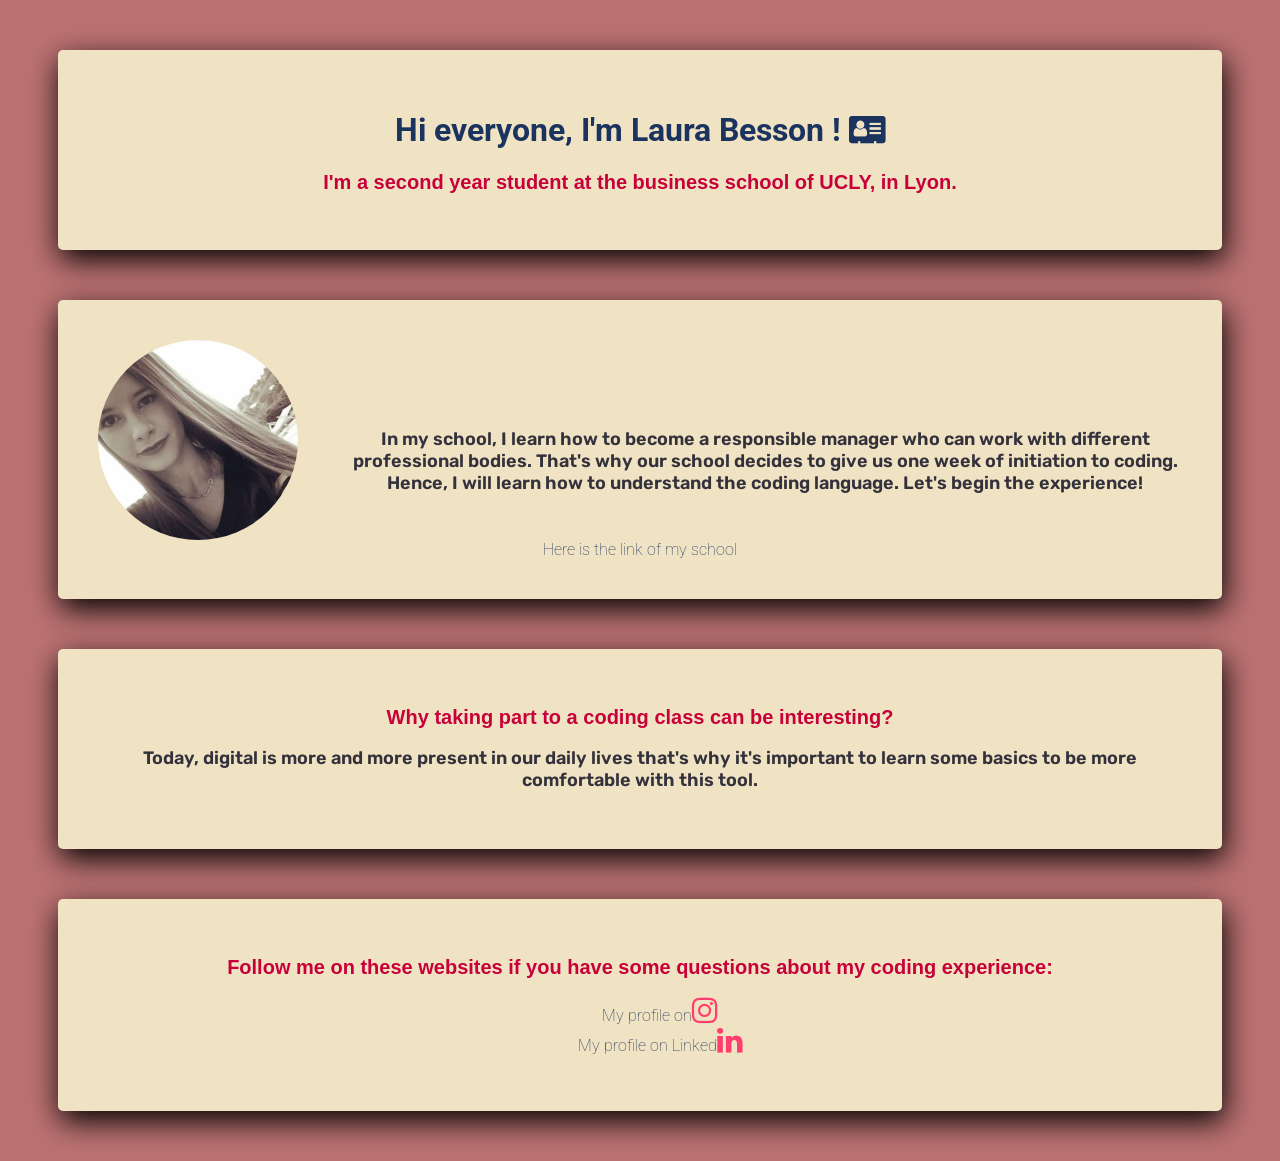
<file: index.html>
<!DOCTYPE html>
<html>
<head>
	<title>Let's coding in our university!</title>
	<meta name="description" content="Learning coding in universities.">
	<link rel="stylesheet" type="text/css" href="https://cdnjs.cloudflare.com/ajax/libs/font-awesome/4.7.0/css/font-awesome.min.css">
	<link href="https://fonts.googleapis.com/css?family=Roboto:400,700&display=swap" rel="stylesheet">
	<link href="https://fonts.googleapis.com/css?family=Rubik:400,500,700&display=swap" rel="stylesheet">
	<link rel="stylesheet" type="text/css" href="style.css">
	<meta charset="UTF-8">
</head>
 <body>
 	<div class="container">
 		<div class="card-white">
	        <h1> Hi everyone, I'm Laura Besson !
	        	<i class="fa fa-address-card"></i>
	        </h1>
	       	<h2>I'm a second year student at the business school of UCLY, in Lyon.</h2>
       </div>
	 	<div class="card-white">
		 	<div class="flex-test">
			  <img src="images/laura-besson-insta-2.jpg" alt="Laura Besson"class="avatar">
			<div class="text"> 
			    <p>In my school, I learn how to become a responsible manager who can work with different professional bodies.
			    That's why our school decides to give us one week of initiation to coding.
			    Hence, I will learn how to understand the coding language. Let's begin the experience!</p>
			</div>
			</div>
		     <a href="https://www.esdes.fr/" target="_blank">Here is the link of my school<a/>
	    </div>

	    <div class="card-white"><h2>Why taking part to a coding class can be interesting?</h2>
		    <p>
		    	Today, digital is more and more present in our daily lives that's why it's important to learn some basics to be more comfortable with this tool.
		    </p>
		</div>


	   <div class="card-white"><h2>Follow me on these websites if you have some questions about my coding experience:</h2>
	   <ul>
	   	<li><a href="https://www.instagram.com/laurx_bsn/" target="_blank">My profile on<i class="fa fa-instagram"></i></a></li>
	    <li><a href="https://www.linkedin.com/in/laura-besson-16a81217b/" target="_blank">My profile on Linked<i class="fa fa-linkedin"></i></a></li>
	   </ul>
		</div>
	</div>
</body>
</html>
</file>
<file: style.css>
body{
	background:#bb7171; 
	color:#1b335f;
	font-size:16px;
	font-family: 'Roboto', sans-serif;
	background-size: cover;
	font-weight: lighter;
	text-align: center;
}
.avatar {
		height:200px;
		border:100px;
		border-radius: 50%;

	} 
h2 {
	font-family: Helvetica;
	font-size:20px;
	color:#c70039;
	font-weight: 900;
}
p{
	font-family: 'Rubik', sans-serif;
	color:#33313b;
	font-size:18px;
	font-weight:600;
}
a{
	text-decoration: none;
	color:#1b335f;
}
a:hover{
	color:#c70039;
}
li{
	list-style: none
}
.container{

}

.flex-test {
	justify-content: center;
	text-align: center;
	align-items: left;
	display: flex;

}


.card-white{
	padding:40px;
	margin:50px;
	box-shadow: 2px 10px 30px black;
	background-color:#f0e3c4;
	border-radius: 5px;
}
.cards{

	display: flex;
	align-items: center;
	padding: 40px;
}
.fa-instagram{
	color:#ff3e6d;
	font-size: 30px;
}
.fa-linkedin{
	color:#ff3e6d;
	font-size: 30px;
}
.text{
	margin-top: 70px;
	margin-left: 50px;
}
@media(max-width: 760px){
.container{
	width:600px;
}
}
@media(max-width: 500px){
	.container{
		width: 400px
	}
}
</file>
